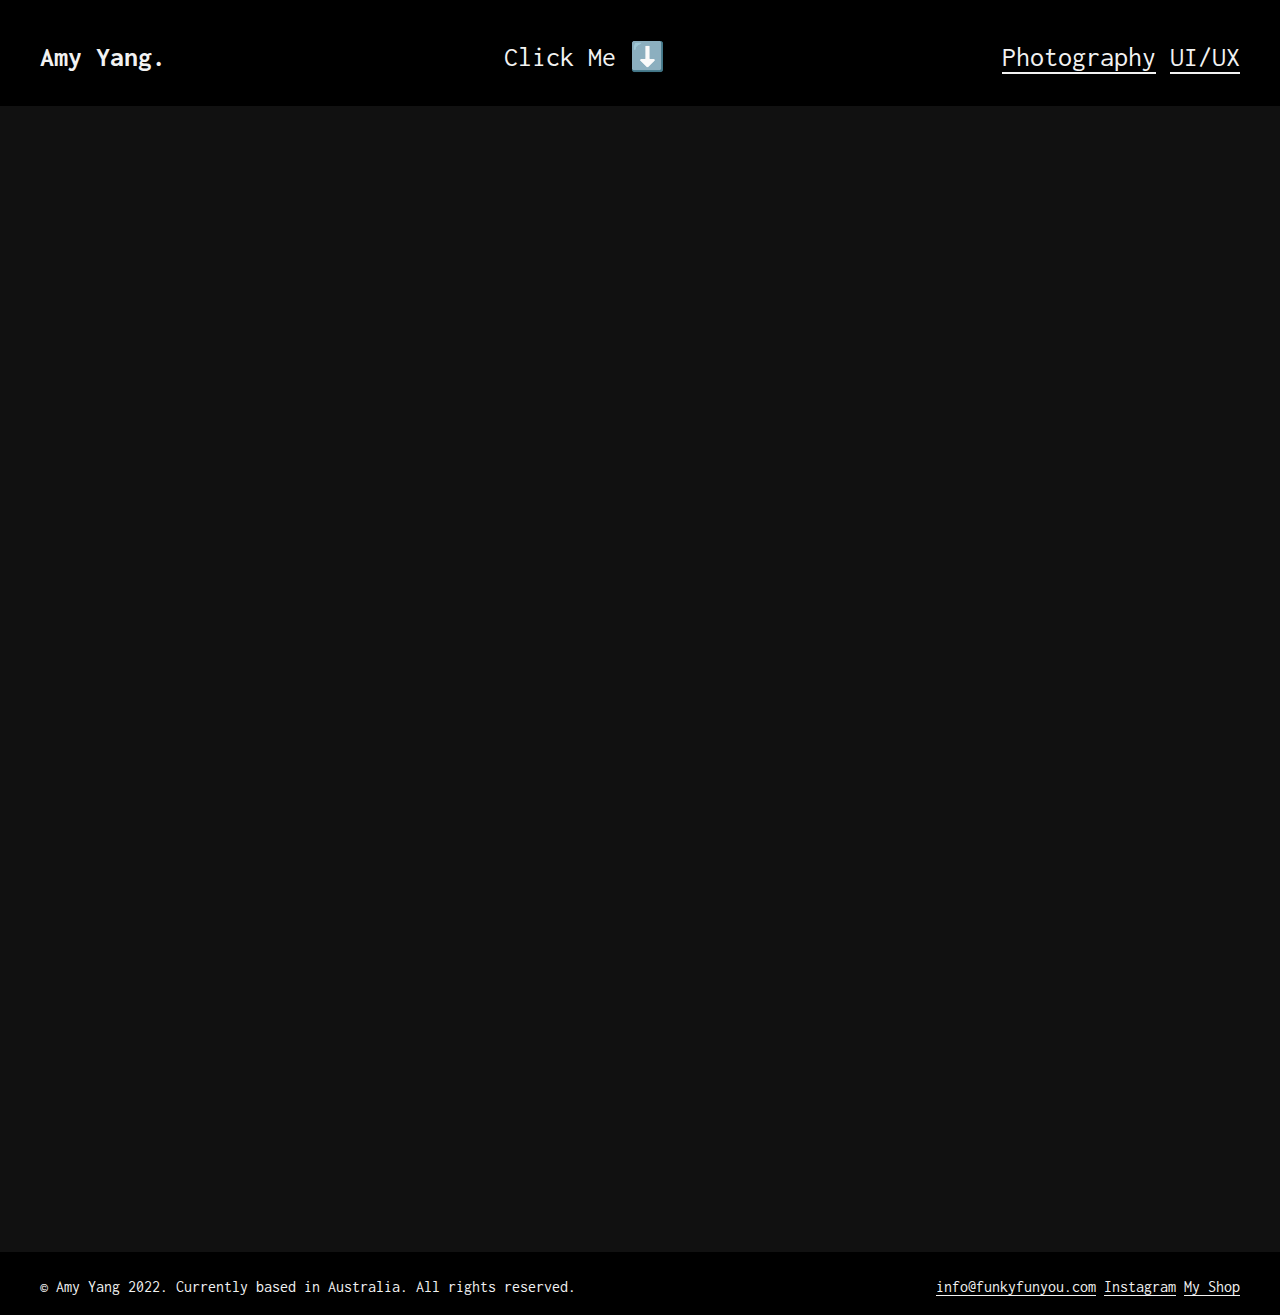
<file: index.html>
<!DOCTYPE html>
<html lang="en">
<head>
  <meta charset="UTF-8">
  <meta http-equiv="X-UA-Compatible" content="IE=edge">
  <meta name="viewport" content="width=device-width, initial-scale=1.0">
  <meta content="Amy - A designer, a photographer, and a maker." name="description">
  <title>Amy | Portfolio</title>
  <script src="./js/p5.min.js"></script>
  <script src="./js/word.js"></script>
  <script src="./js/app.js"></script>
  <link rel="stylesheet" href="./css/styles.css">
  <link rel="apple-touch-icon" sizes="180x180" href="./assets/favicon_io/apple-touch-icon.png">
  <link rel="icon" type="image/png" sizes="32x32" href="./assets/favicon_io/favicon-32x32.png">
  <link rel="icon" type="image/png" sizes="16x16" href="./assets/favicon_io/favicon-16x16.png">
  <link rel="manifest" href="./assets/favicon_io/site.webmanifest">
</head>
<body>
  <header>
    <h1>Amy Yang.</h1>
    <p>Click Me ⬇️</p>
    <nav>
      <a href="./html/photography.html">Photography</a>
      <a href="./html/uiux.html">UI/UX</a>
    </nav>
  </header>
  
  <section>
    <div id="canvas-container"></div>
  </section> 
  
  <footer>
    <p>© Amy Yang 2022. Currently based in Australia. All rights reserved.</p>
    <nav>
      <a href="mailto:info@funkyfunyou.com" target="_blank">info@funkyfunyou.com</a>
      <a href="https://www.instagram.com/funkyfunyou" target="_blank">Instagram</a>
      <a href="https://funkyfunyou.com/" target="_blank">My Shop</a>
    </nav>
  </footer>
</body>
</html>
</file>
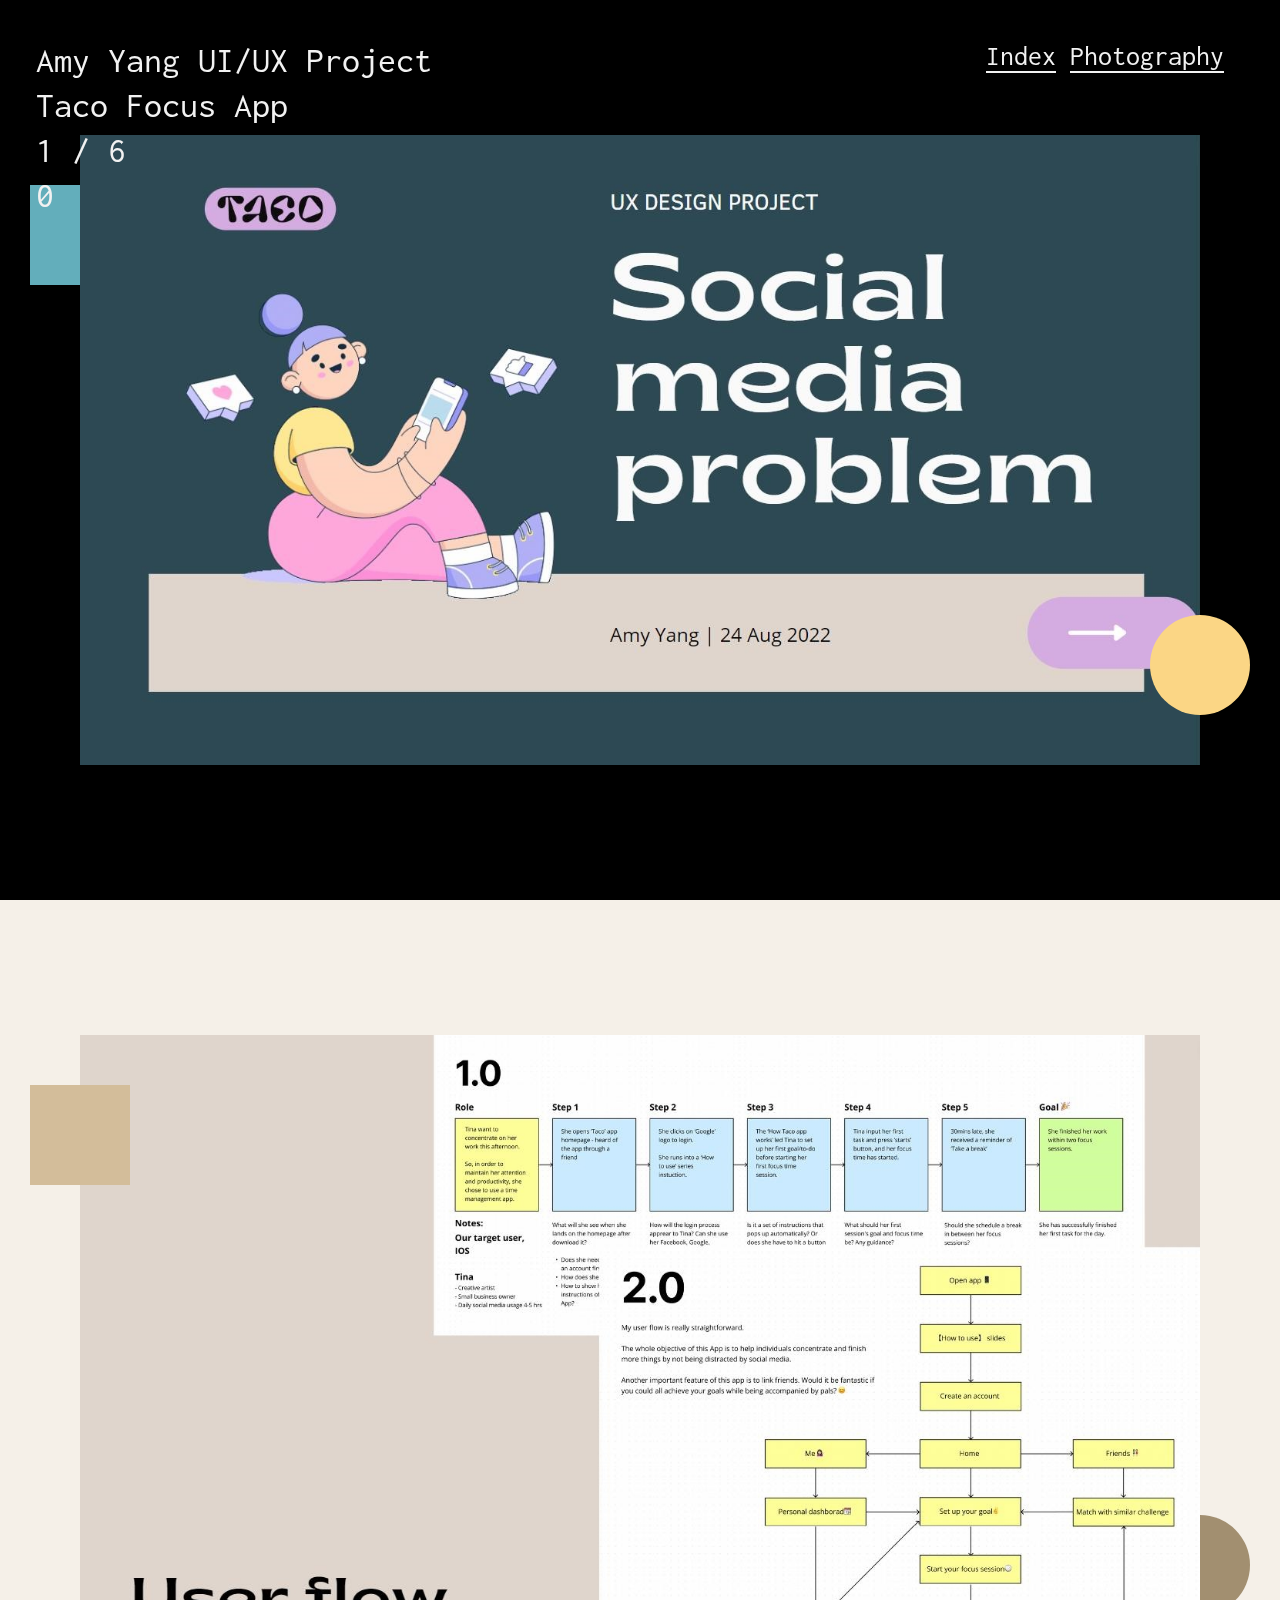
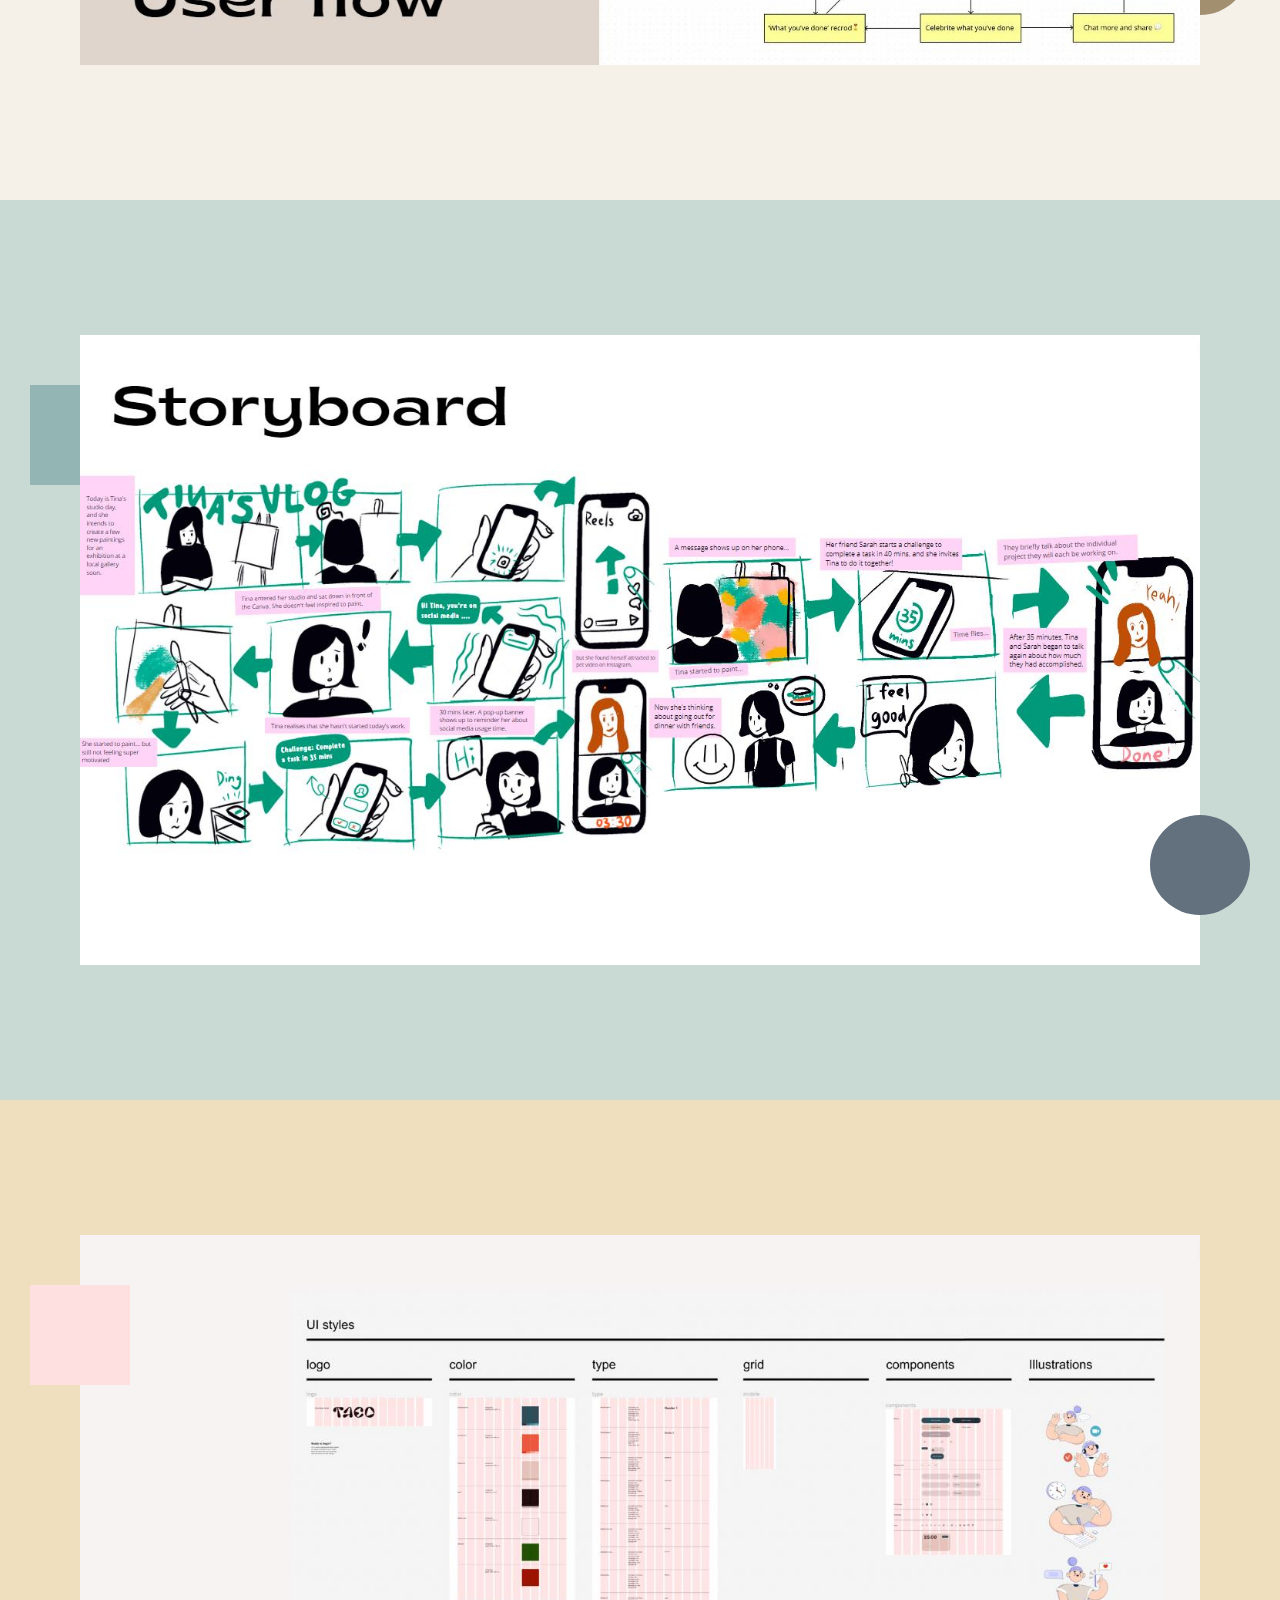
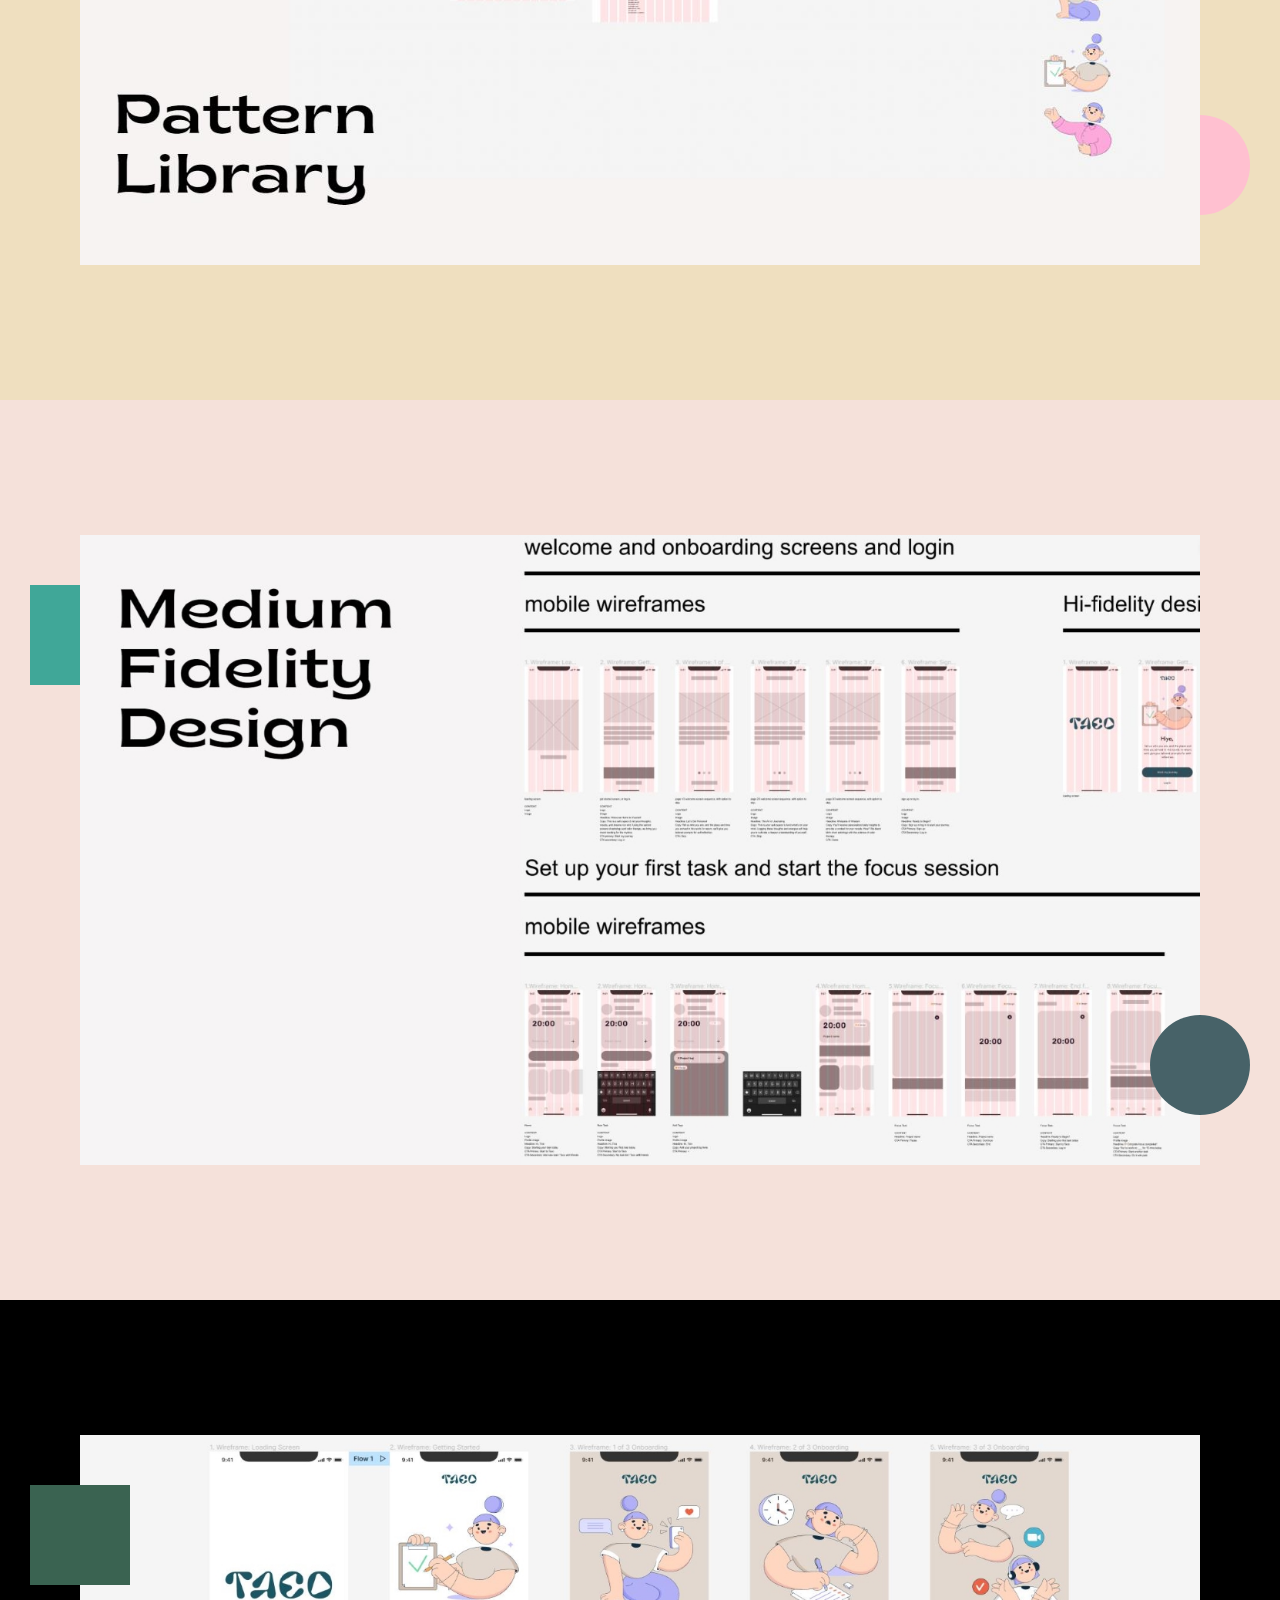
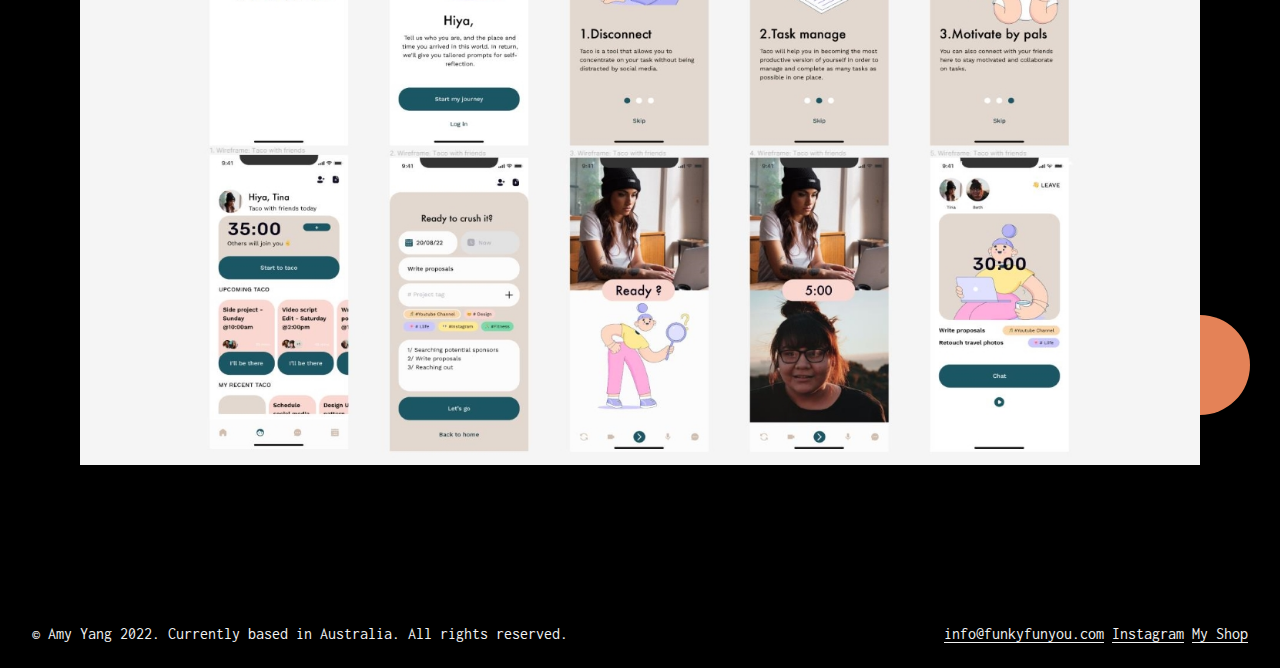
<file: html/uiux.html>
<!DOCTYPE html>
<html lang="en">
<head>
  <meta charset="UTF-8">
  <meta http-equiv="X-UA-Compatible" content="IE=edge">
  <meta name="viewport" content="width=device-width, initial-scale=1.0">
  <meta content="Amy - A designer, a photographer, and a maker." name="description">
  <title>UI/UX</title>
  <link rel="stylesheet" href="../css/base.css">
  <link rel="stylesheet" href="../css/uiux.css">
  <link rel="apple-touch-icon" sizes="180x180" href="../assets/apple-touch-icon.png">
  <link rel="icon" type="image/png" sizes="32x32" href="../assets/favicon-32x32.png">
  <link rel="icon" type="image/png" sizes="16x16" href="../assets/favicon-16x16.png">
  <link rel="manifest" href="../assets/site.webmanifest">
</head>
<body>
  
  <div class="progress"></div>

  <header>
    <h1>Amy Yang UI/UX Project</h1>
    <div class="app">Taco Focus App</div>
    <div class="page">1 / 6</div>
    <div class="pixels">0</div>

    <menu>
      <a href="../index.html">Index</a>
      <a href="./photography.html">Photography</a>
    </menu>
  </header>

  <section data-app="Taco Focus App" data-page="1 / 6">
    <div class="content">
      <div class="square" data-parallax="0.2"></div>
      
      <img src="../assets/uiux-1.jpg">
      
      <div class="circle" data-parallax="-0.2"></div>
    </div>
  </section>

  <section class="s2" data-app="User Flow" data-page="2 / 6" data-is-light="yes">
    <div class="content">
      <div class="circle" data-parallax="-0.2"></div>

      <img src="../assets/uiux-2.jpg">
      
      <div class="square" data-parallax="0.2"></div>
    </div>
  </section>

  <section class="s3" data-app="Storyboard" data-page="3 / 6" data-is-light="yes">
    <div class="content">
      <div class="square" data-parallax="0.3"></div>
      
      <img src="../assets/uiux-3.jpg">
      
      <div class="circle" data-parallax="-0.3"></div>
    </div>
  </section>

  <section class="s4" data-app="Design System" data-page="4 / 6" data-is-light="yes">
    <div class="content">
      <div class="circle" data-parallax="-0.3"></div>

      <img src="../assets/uiux-4.jpg">
      
      <div class="square" data-parallax="0.3"></div>
    </div>
  </section>

  <section class="s5" data-app="Wireframing" data-page="5 / 6" data-is-light="yes">
    <div class="content">
      <div class="square" data-parallax="0.3"></div>
      
      <img src="../assets/uiux-5.jpg">
      
      <div class="circle" data-parallax="-0.3"></div>
    </div>
  </section>

  <section class="s6" data-app="Design" data-page="6 / 6">
    <div class="content">
      <div class="circle" data-parallax="-0.3"></div>

      <img src="../assets/uiux-6.jpg">
      
      <div class="square" data-parallax="0.3"></div>
    </div>
  </section>

  <footer>
    <p>© Amy Yang 2022. Currently based in Australia. All rights reserved.</p>
    <nav>
      <a href="mailto:info@funkyfunyou.com" target="_blank">info@funkyfunyou.com</a>
      <a href="https://www.instagram.com/funkyfunyou" target="_blank">Instagram</a>
      <a href="https://funkyfunyou.com/" target="_blank">My Shop</a>
    </nav>
  </footer>

  <script src="../js/scroll.js"></script>

</body>
</html>
</file>
<file: css/styles.css>
@import url('https://fonts.googleapis.com/css?family=Inconsolata:700&display=swap');

html, body {
  height: 100%;
}

body {
	font-family: Inconsolata;
	font-size: 16px;
	line-height: 1.5;
	background-color: #000000;
	color: #f2f2f2;
}

header {
	font-size: 28px;
	display: flex;
	justify-content:space-between;
	align-items: center;
	margin: 0 32px;
}

h1 {
	font-size: 28px;
}

a {
	color: #f2f2f2;
	text-underline-position: under;
}

section {
	display: flex;
	justify-content: center;
	align-items: center;
}


footer {
	display: flex;
	justify-content:space-between;
	align-items: center;
	margin: 0 32px;
}
</file>
<file: css/base.css>
html, body, div, span, applet, object, iframe,
h1, h2, h3, h4, h5, h6, p, blockquote, pre,
a, abbr, acronym, address, big, cite, code,
del, dfn, em, img, ins, kbd, q, s, samp,
small, strike, strong, sub, sup, tt, var,
b, u, i, center,
dl, dt, dd, ol, ul, li,
fieldset, form, label, legend,
table, caption, tbody, tfoot, thead, tr, th, td,
article, aside, canvas, details, embed,
figure, figcaption, footer, header, hgroup,
menu, nav, output, ruby, section, summary,
time, mark, audio, video {
  margin: 0;
  padding: 0;
  border: 0;
  font-size: 100%;
  font: inherit;
  vertical-align: baseline;
}

article, aside, details, figcaption, figure,
footer, header, hgroup, menu, nav, section {
  display: block;
}
body {
  line-height: 1;
}
ol, ul {
  list-style: none;
}
blockquote, q {
  quotes: none;
}
blockquote:before, blockquote:after,
q:before, q:after {
  content: '';
  content: none;
}
table {
  border-collapse: collapse;
  border-spacing: 0;
}

img, iframe {
  vertical-align: bottom;
  max-width: 100%;
}

input, textarea, select {
  font: inherit;
}

* {
  -webkit-box-sizing: border-box;
  -moz-box-sizing: border-box;
  box-sizing: border-box;
  -webkit-font-smoothing: antialiased;
  text-rendering: optimizeLegibility;
}
</file>
<file: css/uiux.css>
@import url('https://fonts.googleapis.com/css?family=Inconsolata:700&display=swap');

body {
	font-family: Inconsolata;
	font-size: 36px;
	line-height: 1.25;
	
  background-color: #000000;
	color: #f2f2f2;;
}

header {
  position: fixed;
  top: 38px;
  left: 36px;
  z-index: 1;
  transition: color 0.5s;
}

header.black {
  color: #000000;
}

menu {
  font-size: 28px;
  position: fixed;
  top: 38px;
  right: 24px;
  margin: 0 32px;
}

menu.black {
  color: #000000;
}

a {
	color: #f2f2f2;
	text-underline-position: under;
}

section {
  background-color: #000000;
  min-height: 100vh;
  padding: 80px;
  
  display: flex;
  justify-content: center;
  align-items: center;
}

div.content {
  position: relative;
}

div.square {
  width: 100px;
  height: 100px;
  background-color: #63AEBB;
  
  position: absolute;
  top: 50px;
  left: -50px;
}

div.circle {
  width: 100px;
  height: 100px;
  background-color: #FBD685;
  
  position: absolute;
  bottom: 50px;
  right: -50px;
  
  border-radius: 50%;
}

div.content img {
  position: relative;
}

section.s2 {
  background-color: #F5F0E8;
}

section.s2 div.square {
  background-color: #D3BD9A;
}

section.s2 div.circle {
  background-color: #A28F70;
}

section.s3 {
  background-color: #C8DAD3;
}

section.s3 div.square {
  background-color: #93B5B3;
}

section.s3 div.circle {
  background-color: #63707E;
}

section.s4 {
  background-color: #EFDFBF;
}

section.s4 div.square {
  background-color: #FFE0E0;
}

section.s4 div.circle {
  background-color: #FFC0D0;
}

section.s5 {
  background-color: #F5E1DA;
}

section.s5 div.square {
  background-color: #40A798;
}

section.s5 div.circle {
  background-color: #476268;
}

section.s6 {
  background-color: #000000;
}

section.s6 div.square {
  background-color: #3A6351;
}

section.s6 div.circle {
  background-color: #E48257;
}

div.progress {
  position: fixed;
  top: 0;
  left: 0;
  width: 0%;
  height: 5px;
  background-color: #d5ace2;
  z-index: 1;
  transition: background-color 0.5s;
}

/* div.progress.black {
  background-color: #000000;
} */

footer {
	font-size: 16px;
	display: flex;
	justify-content:space-between;
	align-items: center;
	margin: 24px 32px;
}
</file>
